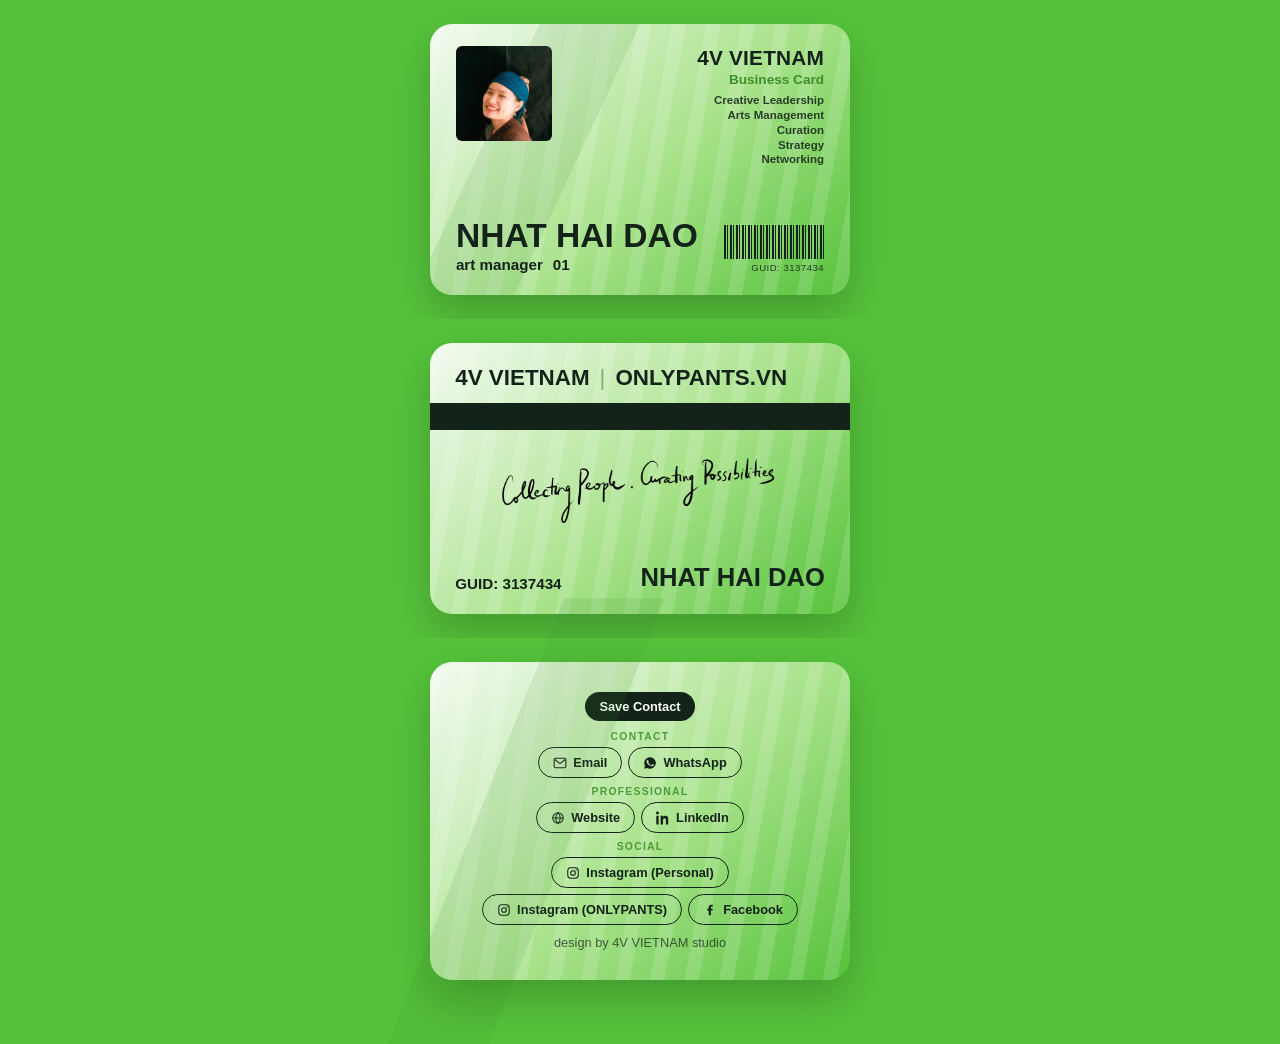
<file: docs/index.html>
<!doctype html>
<html lang="en">
<head>
  <meta charset="UTF-8" />
  <meta name="viewport" content="width=device-width, initial-scale=1, viewport-fit=cover" />
  <title>Nhat Hai's Business Card</title>
  <link
    rel="icon"
    type="image/svg+xml"
    href="data:image/svg+xml,%3Csvg xmlns='http://www.w3.org/2000/svg' viewBox='0 0 64 64'%3E%3Crect width='64' height='64' rx='14' fill='%2355c23a'/%3E%3Ctext x='32' y='42' font-family='Helvetica, Arial, sans-serif' font-weight='900' font-size='26' fill='%2314231a' text-anchor='middle'%3ENH%3C/text%3E%3C/svg%3E"
  />
  <link rel="stylesheet" href="css/theme.css" />
  <link rel="stylesheet" href="css/main.css" />
</head>
<body>
  <main id="app">
    <section class="page id-page" data-page>
      <div class="id-card id-front">
        <div class="id-watermark"></div>

        <div class="id-top">
          <div class="id-photo" id="photo-box">
            <img id="photo-img" alt="" hidden />
            <span id="photo-initials"></span>
          </div>
          <div class="id-brand">
            <a class="id-brand-name" id="brand-name" target="_blank" rel="noopener noreferrer"></a>
            <div class="id-brand-sub" id="brand-subtitle"></div>
            <ul class="id-tags" id="tags-list"></ul>
          </div>
        </div>

        <div class="id-bottom">
          <div class="id-name-block">
            <h1 class="id-name" id="name-display-front"></h1>
            <div class="id-role-row">
              <span class="id-title" id="title-display-front"></span>
              <span class="id-number" id="card-number-display"></span>
            </div>
          </div>
          <a class="id-barcode" id="barcode-link" target="_blank" rel="noopener noreferrer">
            <div class="barcode-bars"></div>
            <div class="barcode-text" id="id-number-display"></div>
          </a>
        </div>
      </div>
    </section>

    <section class="page id-page" data-page>
      <div class="id-card id-back">
        <div class="id-back-brand-block">
          <a class="id-back-brand" id="brand-name-back" target="_blank" rel="noopener noreferrer"></a>
          <span class="id-back-brand-sep" id="brand-sep" hidden>|</span>
          <a class="id-back-brand-secondary" id="brand-name-back-secondary" target="_blank" rel="noopener noreferrer"></a>
        </div>
        <div class="id-stripe"></div>
        <div class="id-signature-row">
          <img class="id-tagline-graphic" id="tagline-graphic" alt="" />
        </div>
        <div class="id-back-bottom">
          <span class="id-back-number" id="id-number-back"></span>
          <span class="id-back-name" id="name-display-back"></span>
        </div>
      </div>
    </section>

    <section class="page id-page" data-page>
      <div class="id-card id-actions">
        <div class="id-watermark"></div>
        <button class="btn" id="save-contact-btn" type="button">Save Contact</button>
        <div class="action-groups" id="action-groups"></div>
        <footer class="credit" id="credit-display"></footer>
      </div>
    </section>
  </main>

  <script src="js/main.js"></script>
</body>
</html>
</file>
<file: docs/css/theme.css>
/*
  Design tokens. Edit this file to restyle the card — no other file
  should need to change for a color/font update.
*/
:root {
  /* Gradient stripe background (original palette, kept as-is) */
  --bg-color-start: #f3fbf1;
  --bg-color-mid: #a8e28a;
  --bg-color-end: #55c23a;
  --bg-stripe-contrast: 0.14;

  /* ID card surface colors, derived from the same green palette */
  --card-bg-shade: #3d8f2a;
  --card-accent: #14231a;
  --card-photo-bg: #f3fbf1;
  --card-dark: #14231a;
  --card-text-on-card: #14231a;

  /* Typography */
  --font-heading: "Helvetica Neue", Arial, sans-serif;
  --font-block: "Arial Black", "Helvetica Neue", Arial, sans-serif;
  --font-body: "Helvetica Neue", Arial, sans-serif;
  --font-script: "Segoe Script", "Bradley Hand", cursive;

  /* Text colors (contact/save page, off the card) */
  --color-text-primary: #14231a;
  --color-text-secondary: #2c3b30;

  /* Card / surface */
  --card-radius: 22px;
  --card-shadow: 0 18px 40px rgba(20, 40, 20, 0.25);
  --card-aspect-ratio: 1.55;

  /* Action buttons (contact/save page) */
  --button-bg: #14231a;
  --button-bg-hover: #24382a;
  --button-text: #f6fff2;
  --button-radius: 999px;
}
</file>
<file: docs/css/main.css>
* {
  box-sizing: border-box;
}

html,
body {
  margin: 0;
  padding: 0;
  font-family: var(--font-body);
  color: var(--color-text-primary);
  background: var(--bg-color-end);
  -webkit-tap-highlight-color: transparent;
}

body {
  max-width: 480px;
  margin: 0 auto;
}

#app {
  display: flex;
  flex-direction: column;
  perspective: 1400px;
}

.page {
  width: 100%;
  position: relative;
  transform-style: preserve-3d;
  transform-origin: bottom center;
  backface-visibility: hidden;
  animation: page-roll-in 0.9s cubic-bezier(0.22, 1, 0.36, 1) both;
}

.page:nth-of-type(1) {
  animation-delay: 0s;
}
.page:nth-of-type(2) {
  animation-delay: 0.18s;
}
.page:nth-of-type(3) {
  animation-delay: 0.36s;
}

@keyframes page-roll-in {
  from {
    transform: rotateX(-90deg);
    opacity: 0;
  }
  to {
    transform: rotateX(0deg);
    opacity: 1;
  }
}

/* ---------- ID card shell (shared front/back) ---------- */

.id-page {
  display: flex;
  align-items: center;
  justify-content: center;
  background: var(--bg-color-end);
  padding: 24px;
}

.id-card {
  width: 100%;
  max-width: 420px;
  aspect-ratio: var(--card-aspect-ratio);
  border-radius: var(--card-radius);
  box-shadow: var(--card-shadow);
  position: relative;
  overflow: hidden;
  background-image: repeating-linear-gradient(
      100deg,
      rgba(255, 255, 255, var(--bg-stripe-contrast)) 0px,
      rgba(255, 255, 255, var(--bg-stripe-contrast)) 14px,
      rgba(0, 0, 0, 0) 14px,
      rgba(0, 0, 0, 0) 34px
    ),
    linear-gradient(135deg, var(--bg-color-start), var(--bg-color-mid) 55%, var(--bg-color-end));
  color: var(--card-text-on-card);
}

.id-watermark {
  position: absolute;
  inset: -20% -10%;
  background: var(--card-bg-shade);
  clip-path: polygon(35% 0%, 55% 0%, 20% 100%, 0% 100%);
  opacity: 0.12;
}

.id-watermark::after {
  content: "";
  position: absolute;
  inset: 0;
  left: 30%;
  background: var(--card-bg-shade);
  clip-path: polygon(35% 0%, 55% 0%, 20% 100%, 0% 100%);
}

/* ---------- Front ---------- */

.id-front {
  padding: 5% 6%;
  display: flex;
  flex-direction: column;
  justify-content: space-between;
}

.id-top {
  position: relative;
  display: flex;
  align-items: flex-start;
  justify-content: space-between;
  gap: 4%;
}

.id-photo {
  width: 26%;
  aspect-ratio: 1;
  background: var(--card-photo-bg);
  border-radius: 6px;
  overflow: hidden;
  display: flex;
  align-items: center;
  justify-content: center;
  flex-shrink: 0;
}

.id-photo img {
  width: 100%;
  height: 100%;
  object-fit: cover;
}

.id-photo span {
  font-family: var(--font-block);
  font-weight: 900;
  font-size: clamp(1.2rem, 6vw, 1.8rem);
  color: var(--card-bg-shade);
}

.id-brand {
  position: relative;
  text-align: right;
  flex: 1;
}

.id-brand-name {
  display: block;
  font-family: var(--font-heading);
  font-weight: 800;
  font-size: clamp(1rem, 4.2vw, 1.3rem);
  letter-spacing: 0.01em;
  color: inherit;
  text-decoration: none;
}

.id-brand-sub {
  font-family: var(--font-heading);
  font-weight: 700;
  font-size: clamp(0.7rem, 2.6vw, 0.85rem);
  color: var(--card-bg-shade);
  margin-top: 2px;
}

.id-tags {
  list-style: none;
  margin: 6px 0 0;
  padding: 0;
  font-size: clamp(0.6rem, 2.1vw, 0.72rem);
  line-height: 1.3;
  font-weight: 600;
  color: var(--card-text-on-card);
  opacity: 0.85;
}

.id-bottom {
  position: relative;
  display: flex;
  align-items: flex-end;
  justify-content: space-between;
  gap: 4%;
}

.id-name-block {
  min-width: 0;
}

.id-name {
  font-family: var(--font-block);
  font-weight: 900;
  font-size: clamp(1.4rem, 7.5vw, 2.1rem);
  color: var(--card-accent);
  line-height: 0.95;
  margin: 0;
  word-break: break-word;
}

.id-role-row {
  display: flex;
  align-items: baseline;
  gap: 10px;
  margin-top: 4px;
}

.id-title {
  font-family: var(--font-heading);
  font-weight: 700;
  font-size: clamp(0.75rem, 3vw, 0.95rem);
  text-transform: lowercase;
}

.id-number {
  font-family: var(--font-heading);
  font-weight: 700;
  font-size: clamp(0.75rem, 3vw, 0.95rem);
  color: var(--card-accent);
}

.id-barcode {
  flex-shrink: 0;
  text-align: right;
  display: block;
  color: inherit;
  text-decoration: none;
  cursor: pointer;
}

.barcode-bars {
  width: clamp(70px, 22vw, 100px);
  height: clamp(24px, 7vw, 34px);
  background-image: repeating-linear-gradient(
    90deg,
    var(--card-dark) 0px,
    var(--card-dark) 2px,
    transparent 2px,
    transparent 3px,
    var(--card-dark) 3px,
    var(--card-dark) 4px,
    transparent 4px,
    transparent 6px
  );
}

.barcode-text {
  font-size: clamp(0.5rem, 1.8vw, 0.6rem);
  letter-spacing: 0.05em;
  margin-top: 3px;
  opacity: 0.85;
}

/* ---------- Back ---------- */

.id-back {
  padding: 5% 0;
  display: flex;
  flex-direction: column;
}

.id-back-brand-block {
  flex: 0 0 auto;
  padding: 0 6%;
  margin-bottom: 3%;
  display: flex;
  flex-direction: row;
  align-items: baseline;
  flex-wrap: wrap;
  gap: 4px 10px;
}

.id-back-brand,
.id-back-brand-secondary {
  font-family: var(--font-heading);
  font-weight: 800;
  font-size: clamp(1rem, 4.6vw, 1.4rem);
  color: inherit;
  text-decoration: none;
  white-space: nowrap;
}

.id-back-brand-secondary:empty {
  display: none;
}

.id-back-brand-sep {
  font-family: var(--font-heading);
  font-weight: 400;
  font-size: clamp(1rem, 4.6vw, 1.4rem);
  color: var(--card-bg-shade);
  opacity: 0.6;
}

.id-stripe {
  flex: 0 0 12%;
  background: var(--card-dark);
  width: 100%;
}

.id-signature-row {
  position: relative;
  display: flex;
  align-items: center;
  justify-content: center;
  padding: 4% 6%;
  flex: 1 1 auto;
  min-height: 0;
}

.id-tagline-graphic {
  max-width: 80%;
  max-height: 100%;
  object-fit: contain;
}

.id-back-bottom {
  flex: 0 0 auto;
  position: relative;
  display: flex;
  align-items: flex-end;
  justify-content: space-between;
  padding: 3% 6% 0;
}

.id-back-number {
  font-family: var(--font-heading);
  font-weight: 700;
  font-size: clamp(0.75rem, 3vw, 0.95rem);
}

.id-back-name {
  font-family: var(--font-block);
  font-weight: 900;
  font-size: clamp(1rem, 6vw, 1.6rem);
  color: var(--card-accent);
  white-space: nowrap;
}

/* ---------- Contact / save (landscape card, matches front/back) ---------- */

.id-card.id-actions {
  /* Unlike the front/back cards (which must keep the literal ID-card
     proportions), this page's content is a variable-length list of
     links — let it grow instead of clipping under a fixed aspect-ratio. */
  aspect-ratio: auto;
  overflow: visible;
}

.id-actions {
  display: flex;
  flex-direction: column;
  align-items: center;
  justify-content: center;
  gap: 10px;
  padding: 7% 6%;
}

.btn {
  display: flex;
  align-items: center;
  justify-content: center;
  gap: 6px;
  padding: 7px 14px;
  border-radius: var(--button-radius);
  background: var(--button-bg);
  color: var(--button-text);
  text-decoration: none;
  font-family: var(--font-heading);
  font-size: clamp(0.68rem, 2.3vw, 0.8rem);
  font-weight: 600;
  border: none;
  cursor: pointer;
  transition: background 0.15s ease;
  white-space: nowrap;
}

.btn:active,
.btn:hover {
  background: var(--button-bg-hover);
}

.btn.secondary {
  background: transparent;
  color: var(--card-text-on-card);
  border: 1.5px solid var(--card-text-on-card);
}

.btn.secondary:hover,
.btn.secondary:active {
  background: rgba(20, 35, 26, 0.06);
}

.action-groups {
  display: flex;
  flex-direction: column;
  align-items: center;
  gap: 8px;
  width: 100%;
}

.action-group {
  display: flex;
  flex-direction: column;
  align-items: center;
  gap: 5px;
}

.action-group-label {
  font-family: var(--font-heading);
  font-size: clamp(0.55rem, 1.8vw, 0.65rem);
  font-weight: 700;
  letter-spacing: 0.12em;
  text-transform: uppercase;
  color: var(--card-bg-shade);
  opacity: 0.85;
}

.action-group-row {
  display: flex;
  flex-wrap: wrap;
  justify-content: center;
  gap: 6px;
}

footer.credit {
  position: relative;
  text-align: center;
  font-size: clamp(0.65rem, 2vw, 0.8rem);
  color: var(--card-text-on-card);
  opacity: 0.7;
}
</file>
